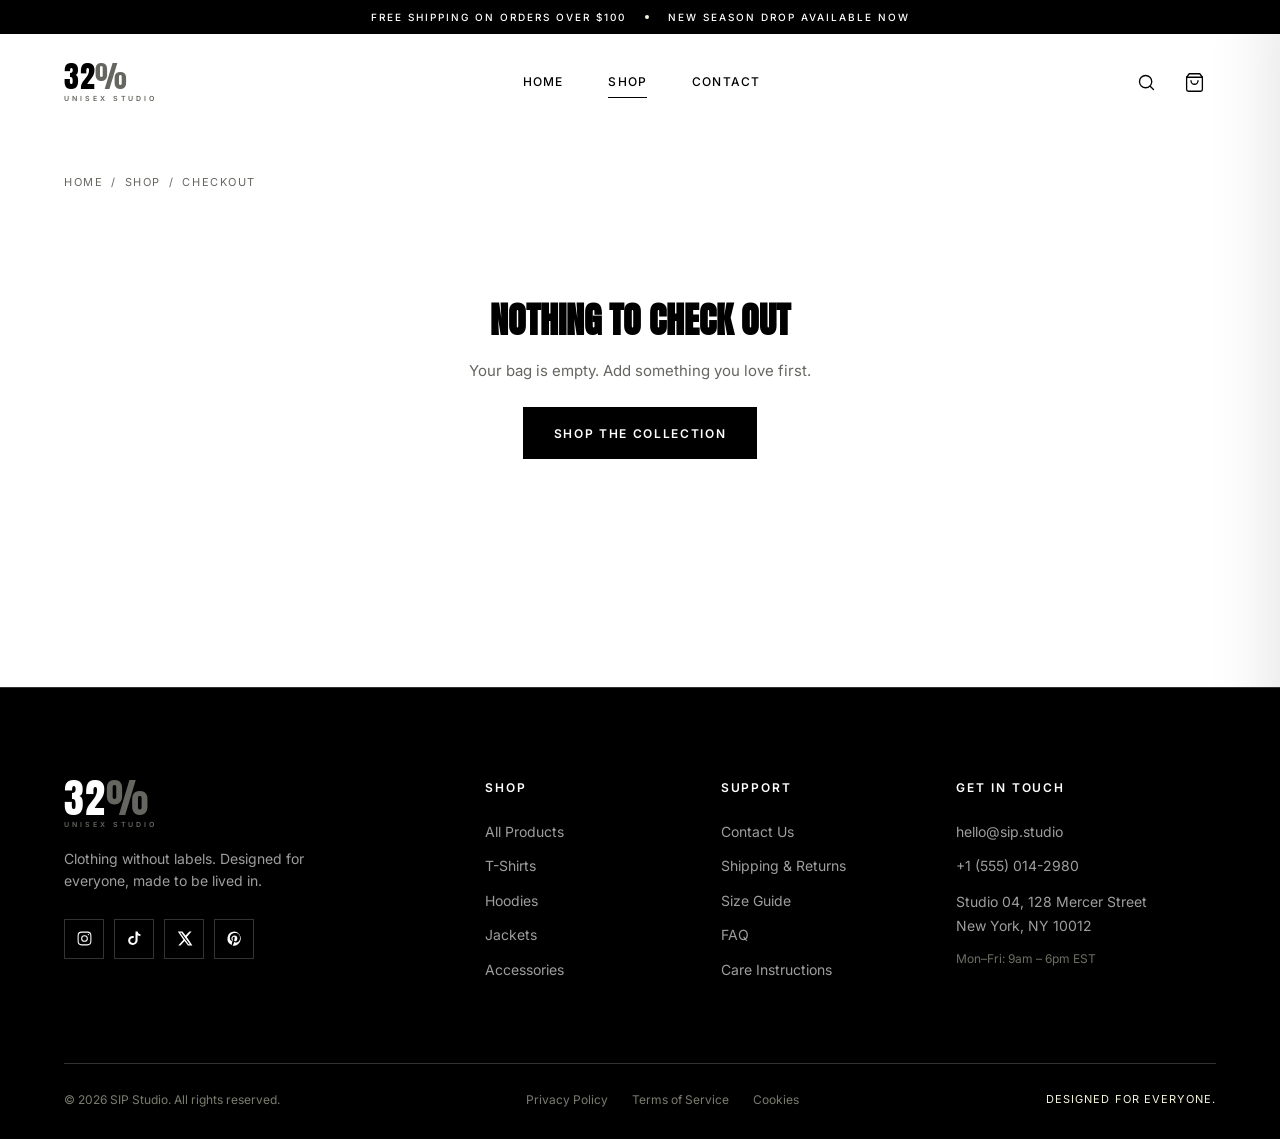
<file: checkout.html>
<!DOCTYPE html>
<html lang="en">
<head>
  <meta charset="UTF-8" />
  <meta name="viewport" content="width=device-width, initial-scale=1.0" />
  <meta name="description" content="Complete your SIP order with Cash on Delivery." />
  <title>Checkout / SIP — Unisex Studio</title>
  <link rel="stylesheet" href="css/style.css" />
</head>
<body data-page="shop">

  <div id="app-header"></div>

  <main>
    <div class="checkout-breadcrumb container" id="checkoutBreadcrumb">
      <a href="index.html">Home</a><span>/</span>
      <a href="products.html">Shop</a><span>/</span>
      <span>Checkout</span>
    </div>
    <section class="checkout container" id="checkoutRoot" aria-live="polite"></section>
  </main>

  <div id="app-footer"></div>

  <script src="js/data.js"></script>
  <script src="js/details.js"></script>
  <script src="js/store.js"></script>
  <script src="js/main.js"></script>
  <script src="js/checkout.js"></script>
</body>
</html>
</file>
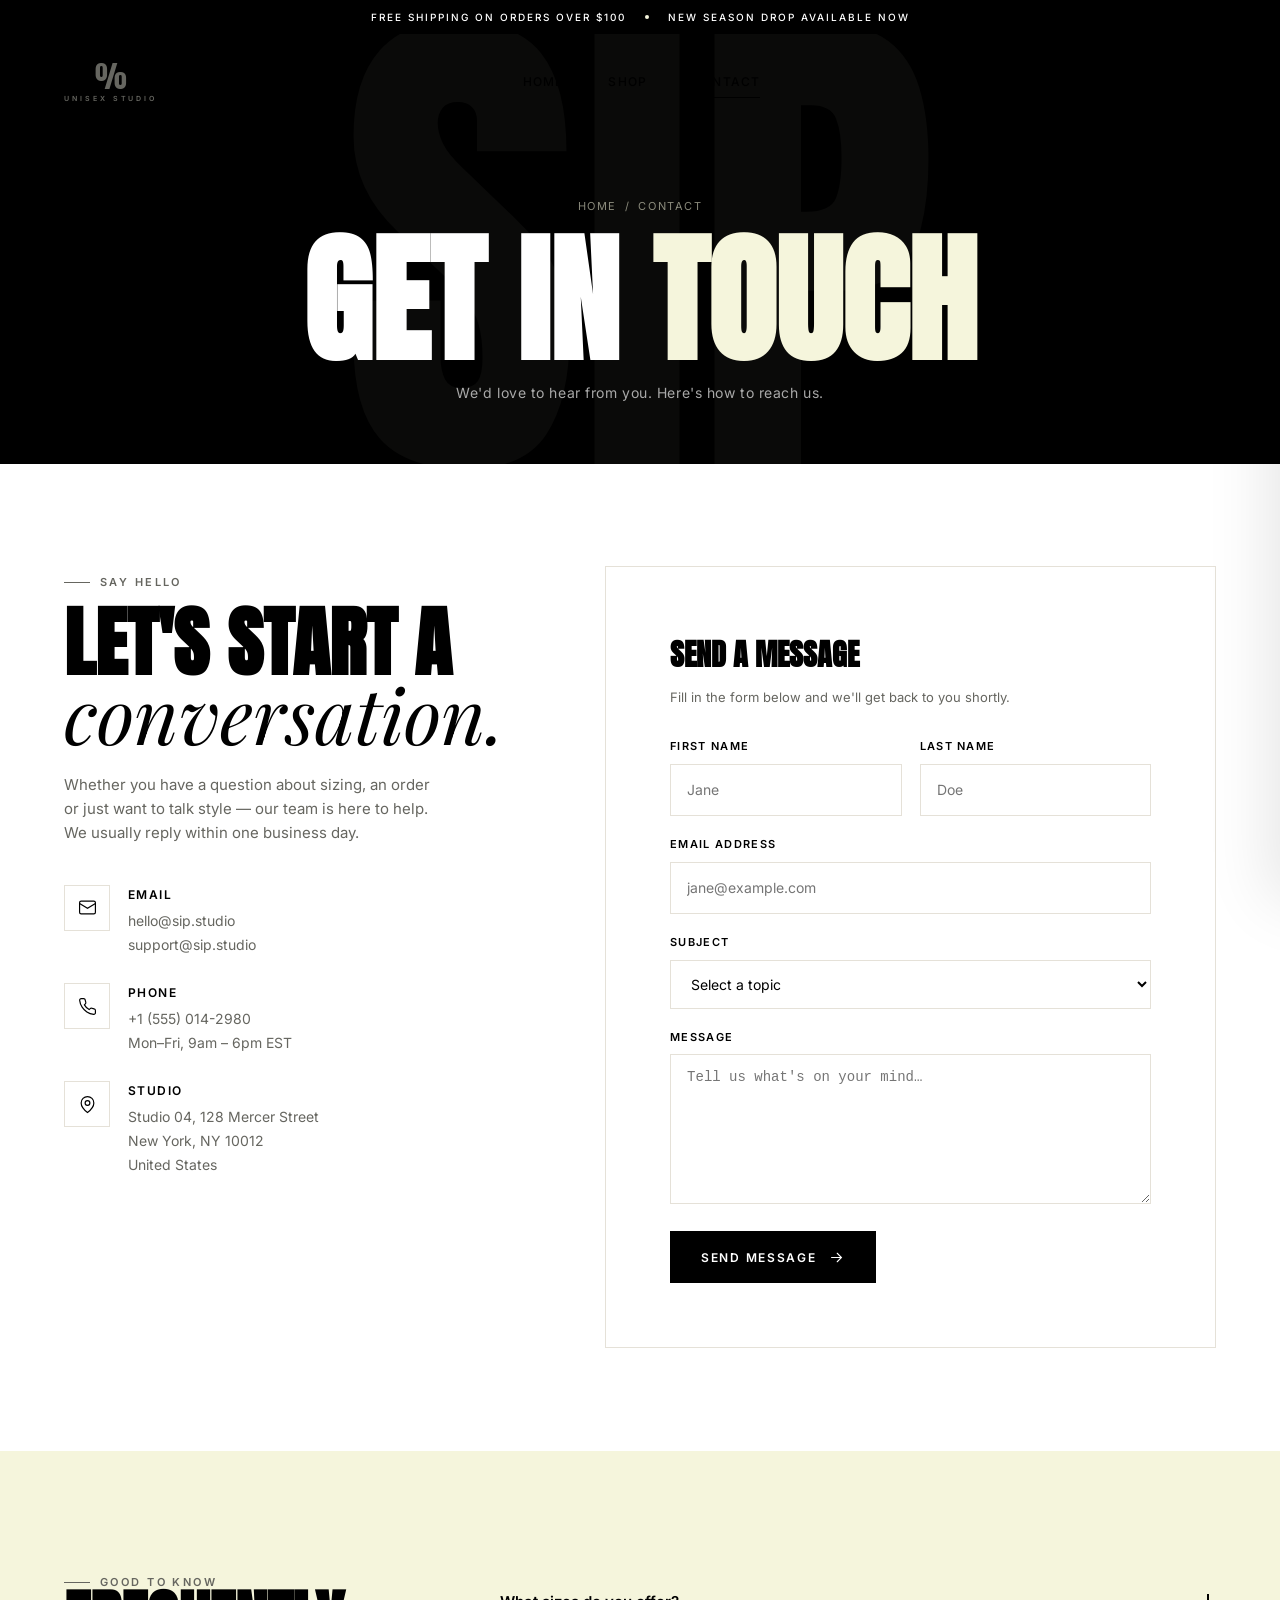
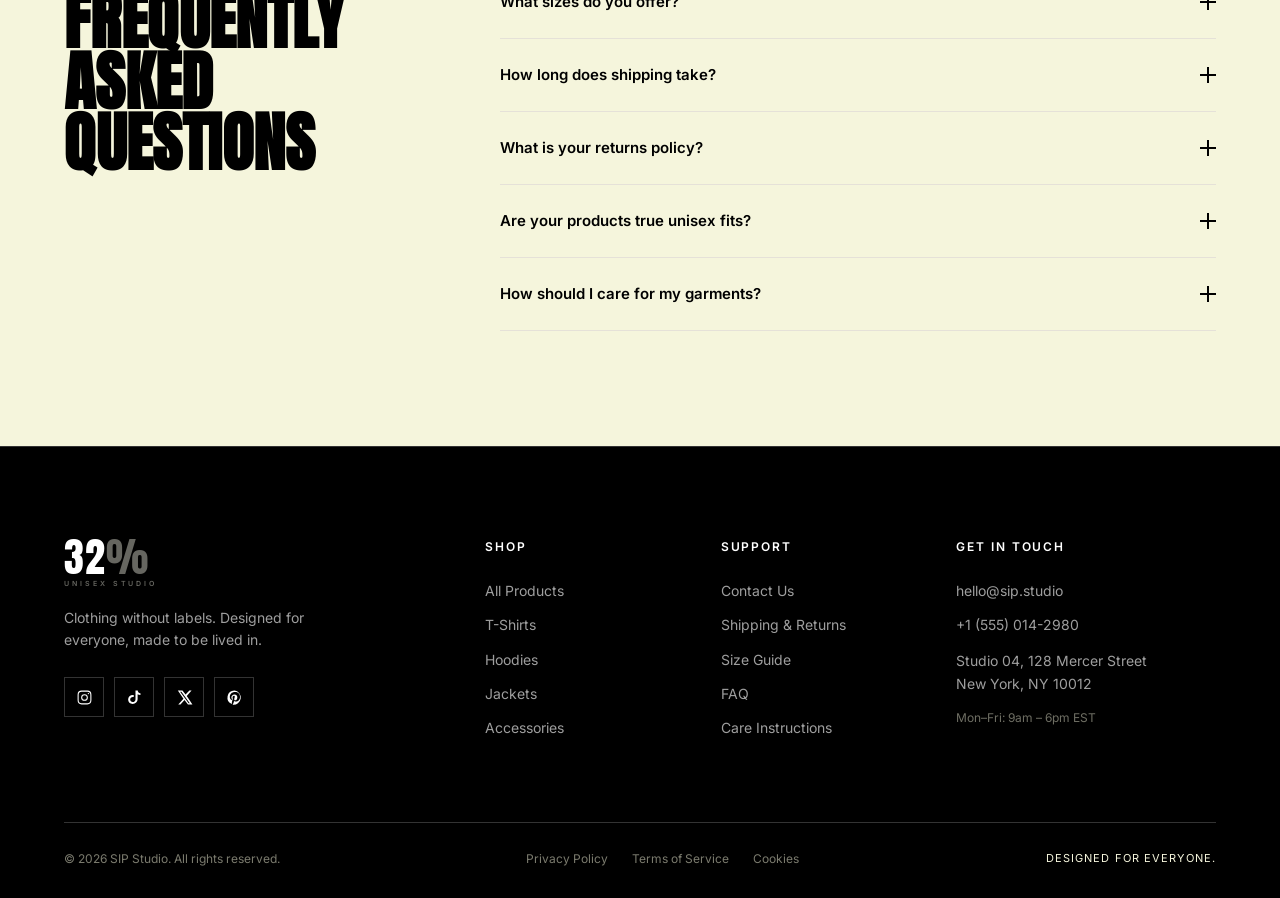
<file: contact.html>
<!DOCTYPE html>
<html lang="en">
<head>
  <meta charset="UTF-8" />
  <meta name="viewport" content="width=device-width, initial-scale=1.0" />
  <meta name="description" content="Get in touch with SIP — questions, styling advice, orders and more." />
  <title>Contact / SIP — Unisex Studio</title>
  <link rel="stylesheet" href="css/style.css" />
</head>
<body data-page="contact">

  <div id="app-header"></div>

  <main>
    <section class="page-hero">
      <div class="breadcrumb"><a href="index.html">Home</a><span>/</span><span>Contact</span></div>
      <h1>Get In <em>Touch</em></h1>
      <p>We'd love to hear from you. Here's how to reach us.</p>
    </section>

    <section class="container contact-layout">
      <div class="contact-intro reveal">
        <span class="eyebrow">Say Hello</span>
        <h2>Let's start a <em>conversation.</em></h2>
        <p>Whether you have a question about sizing, an order or just want to talk style — our team is here to help. We usually reply within one business day.</p>

        <div class="contact-details">
          <div class="contact-detail">
            <div class="cd-icon"><svg viewBox="0 0 24 24" fill="none" stroke="currentColor" stroke-width="1.5"><rect x="2" y="4" width="20" height="16" rx="2"/><path d="m2 7 10 6 10-6"/></svg></div>
            <div><h4>Email</h4><a href="mailto:hello@sip.studio">hello@sip.studio</a><br/><a href="mailto:support@sip.studio">support@sip.studio</a></div>
          </div>
          <div class="contact-detail">
            <div class="cd-icon"><svg viewBox="0 0 24 24" fill="none" stroke="currentColor" stroke-width="1.5" stroke-linecap="round"><path d="M22 16.9v3a2 2 0 0 1-2.2 2 19.8 19.8 0 0 1-8.6-3.1 19.5 19.5 0 0 1-6-6A19.8 19.8 0 0 1 2.1 4.2 2 2 0 0 1 4.1 2h3a2 2 0 0 1 2 1.7c.1 1 .4 1.9.7 2.8a2 2 0 0 1-.5 2.1L8.1 9.9a16 16 0 0 0 6 6l1.3-1.2a2 2 0 0 1 2.1-.5c.9.3 1.8.6 2.8.7a2 2 0 0 1 1.7 2Z"/></svg></div>
            <div><h4>Phone</h4><a href="tel:+15550142980">+1 (555) 014-2980</a><p>Mon–Fri, 9am – 6pm EST</p></div>
          </div>
          <div class="contact-detail">
            <div class="cd-icon"><svg viewBox="0 0 24 24" fill="none" stroke="currentColor" stroke-width="1.5"><path d="M20 10c0 6-8 12-8 12S4 16 4 10a8 8 0 0 1 16 0Z"/><circle cx="12" cy="10" r="3"/></svg></div>
            <div><h4>Studio</h4><p>Studio 04, 128 Mercer Street<br/>New York, NY 10012<br/>United States</p></div>
          </div>
        </div>
      </div>

      <div class="contact-form-wrap reveal">
        <h3>Send a message</h3>
        <p>Fill in the form below and we'll get back to you shortly.</p>
        <div class="form-success" id="formSuccess">Thanks for reaching out — we'll be in touch soon.</div>
        <form id="contactForm">
          <div class="form-row">
            <div class="field"><label for="firstName">First Name</label><input type="text" id="firstName" required placeholder="Jane" /></div>
            <div class="field"><label for="lastName">Last Name</label><input type="text" id="lastName" required placeholder="Doe" /></div>
          </div>
          <div class="field"><label for="email">Email Address</label><input type="email" id="email" required placeholder="jane@example.com" /></div>
          <div class="field">
            <label for="subject">Subject</label>
            <select id="subject" required>
              <option value="" disabled selected>Select a topic</option>
              <option>Order &amp; Shipping</option>
              <option>Sizing &amp; Fit</option>
              <option>Returns &amp; Exchanges</option>
              <option>General Enquiry</option>
              <option>Wholesale &amp; Press</option>
            </select>
          </div>
          <div class="field"><label for="message">Message</label><textarea id="message" required placeholder="Tell us what's on your mind…"></textarea></div>
          <button type="submit" class="btn btn-dark">Send Message
            <svg viewBox="0 0 24 24" fill="none" stroke="currentColor" stroke-width="1.5" stroke-linecap="round"><path d="M5 12h14M13 6l6 6-6 6"/></svg>
          </button>
        </form>
      </div>
    </section>

    <section class="faq-section">
      <div class="container faq-grid">
        <div class="reveal">
          <span class="eyebrow">Good to know</span>
          <h2>Frequently<br/>Asked<br/>Questions</h2>
        </div>
        <div class="reveal" id="faqList">
          <div class="faq-item">
            <button class="faq-q">What sizes do you offer? <i></i></button>
            <div class="faq-a"><p>Our unisex styles range from XS to XXL. Check each product page for specific availability. For a closer fit we recommend sizing down; for the signature oversized look, take your usual size.</p></div>
          </div>
          <div class="faq-item">
            <button class="faq-q">How long does shipping take? <i></i></button>
            <div class="faq-a"><p>Orders are processed within 1–2 business days. Standard delivery takes 3–7 business days, and express options are available at checkout. Shipping is free on orders over $100.</p></div>
          </div>
          <div class="faq-item">
            <button class="faq-q">What is your returns policy? <i></i></button>
            <div class="faq-a"><p>You have 30 days from delivery to return unworn items in their original condition. Reach out to our team and we'll send you a prepaid return label.</p></div>
          </div>
          <div class="faq-item">
            <button class="faq-q">Are your products true unisex fits? <i></i></button>
            <div class="faq-a"><p>Absolutely. Every piece is cut and graded specifically to flatter a range of body types — nothing is simply re-labelled from a menswear or womenswear block.</p></div>
          </div>
          <div class="faq-item">
            <button class="faq-q">How should I care for my garments? <i></i></button>
            <div class="faq-a"><p>Wash cold with like colours and hang to dry. Avoid high heat and harsh detergents to keep your pieces looking their best. Full care instructions are included with every order.</p></div>
          </div>
        </div>
      </div>
    </section>
  </main>

  <div id="app-footer"></div>

  <script src="js/data.js"></script>
  <script src="js/store.js"></script>
  <script src="js/main.js"></script>
  <script src="js/contact.js"></script>
</body>
</html>
</file>
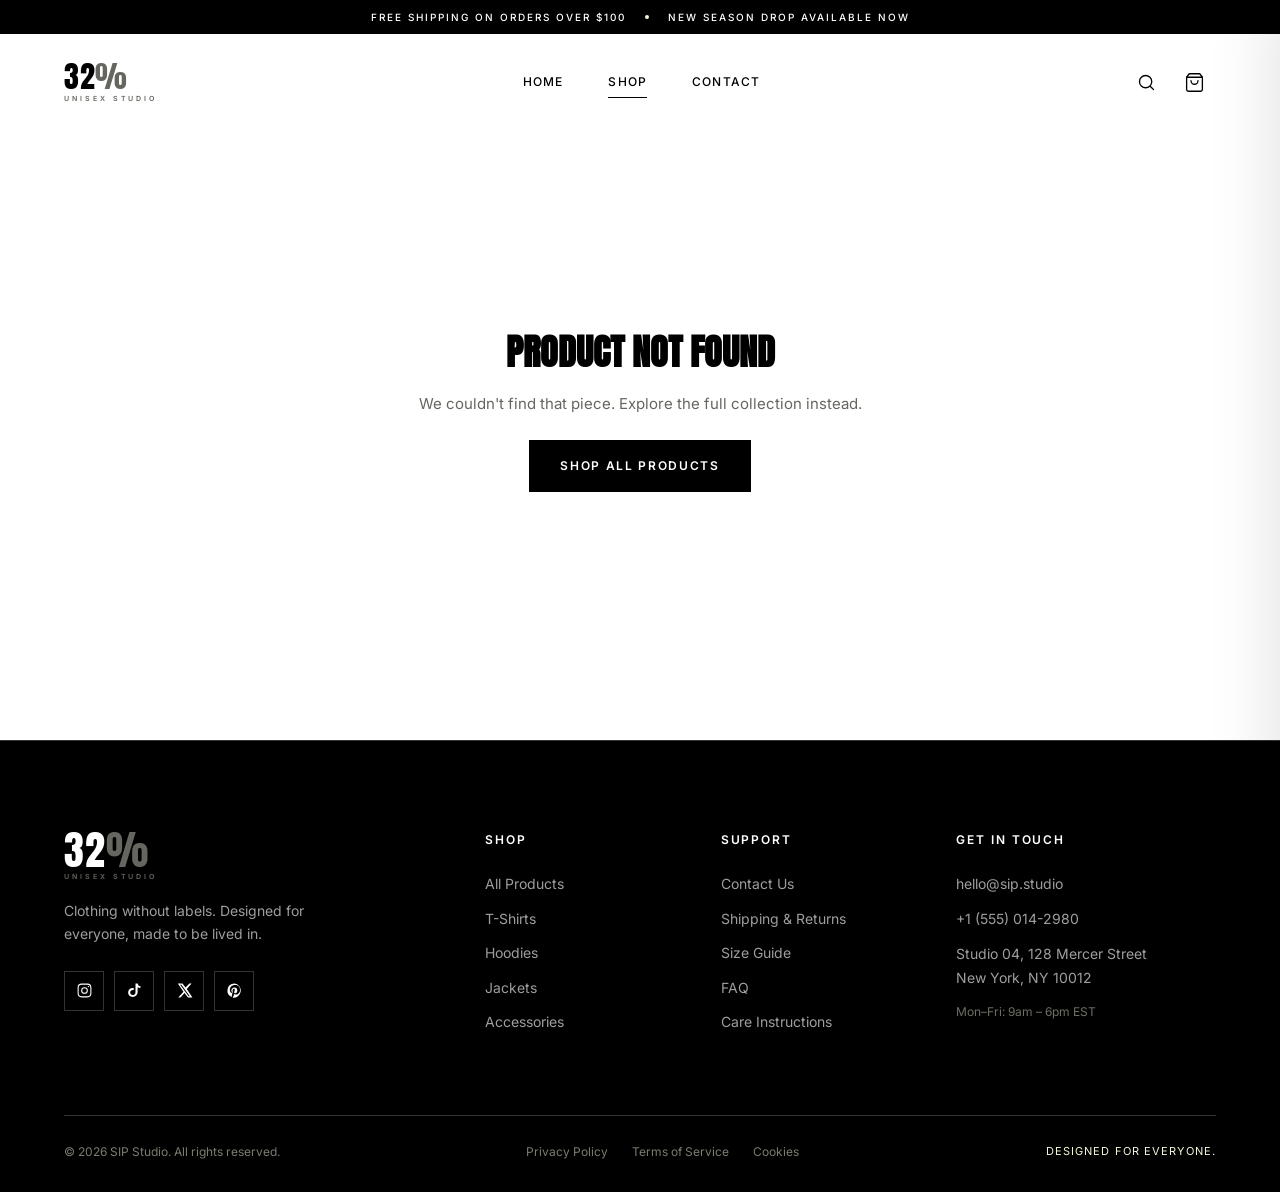
<file: product.html>
<!DOCTYPE html>
<html lang="en">
<head>
  <meta charset="UTF-8" />
  <meta name="viewport" content="width=device-width, initial-scale=1.0" />
  <meta name="description" content="Product details — SIP Unisex Studio." />
  <title>Product Details / SIP — Unisex Studio</title>
  <link rel="stylesheet" href="css/style.css" />
</head>
<body data-page="shop">

  <div id="app-header"></div>

  <main>
    <div class="pdp-breadcrumb container" id="pdpBreadcrumb"></div>
    <section class="pdp container" id="pdpRoot" aria-live="polite"></section>
  </main>

  <div id="app-footer"></div>

  <script src="js/data.js"></script>
  <script src="js/details.js"></script>
  <script src="js/store.js"></script>
  <script src="js/main.js"></script>
  <script src="js/product.js"></script>
</body>
</html>
</file>
<file: css/style.css>
/* ============================================================
   SIP — Unisex Studio
   Premium minimalist streetwear stylesheet
   ============================================================ */

@import url('https://fonts.googleapis.com/css2?family=Anton&family=Inter:wght@300;400;500;600;700&family=Playfair+Display:ital,wght@1,400;1,500&display=swap');

:root {
  --bg: #FFFFFF;
  --surface: #FFFFFF;
  --ink: #000000;
  --ink-soft: #1A1A1A;
  --muted: #666660;
  --line: #E5E1D8;
  --line-dark: #333333;
  --accent: #F5F5DC;
  --display: 'Anton', Impact, sans-serif;
  --body: 'Inter', -apple-system, BlinkMacSystemFont, 'Segoe UI', sans-serif;
  --serif: 'Playfair Display', Georgia, serif;
  --max: 1440px;
  --pad: clamp(20px, 5vw, 72px);
  --nav-h: 84px;
  --ease: cubic-bezier(0.22, 1, 0.36, 1);
}

*,
*::before,
*::after {
  box-sizing: border-box;
}

html {
  scroll-behavior: smooth;
}

body {
  margin: 0;
  background: var(--bg);
  color: var(--ink);
  font-family: var(--body);
  font-size: 15px;
  line-height: 1.6;
  -webkit-font-smoothing: antialiased;
  overflow-x: hidden;
}

body.no-scroll {
  overflow: hidden;
}

img {
  display: block;
  max-width: 100%;
}

a {
  color: inherit;
  text-decoration: none;
}

button,
input,
select {
  font: inherit;
  color: inherit;
}

button {
  cursor: pointer;
}

h1,
h2,
h3,
h4,
p {
  margin: 0;
}

::selection {
  background: var(--accent);
  color: var(--ink);
}

/* ---------- Shared bits ---------- */
.display {
  font-family: var(--display);
  font-weight: 400;
  line-height: 0.95;
  letter-spacing: 0.01em;
  text-transform: uppercase;
}

.eyebrow {
  display: inline-flex;
  align-items: center;
  gap: 10px;
  font-size: 11px;
  font-weight: 600;
  letter-spacing: 0.22em;
  text-transform: uppercase;
  color: var(--muted);
}
.eyebrow::before {
  content: '';
  width: 26px;
  height: 1px;
  background: currentColor;
}

.btn {
  display: inline-flex;
  align-items: center;
  justify-content: center;
  gap: 12px;
  min-height: 52px;
  padding: 0 30px;
  font-size: 12px;
  font-weight: 600;
  letter-spacing: 0.14em;
  text-transform: uppercase;
  border: 1px solid transparent;
  transition: background 0.3s var(--ease), color 0.3s var(--ease),
    border-color 0.3s var(--ease), transform 0.3s var(--ease);
  white-space: nowrap;
}
.btn svg {
  width: 17px;
  height: 17px;
  transition: transform 0.3s var(--ease);
}
.btn:hover svg {
  transform: translateX(4px);
}
.btn-dark {
  background: var(--ink);
  color: #FFFFFF;
}
.btn-dark:hover {
  background: var(--accent);
  color: var(--ink);
}
.btn-light {
  background: #FFFFFF;
  color: var(--ink);
}
.btn-light:hover {
  background: var(--accent);
}
.btn-outline {
  background: transparent;
  color: var(--ink);
  border-color: var(--ink);
}
.btn-outline:hover {
  background: var(--ink);
  color: #FFFFFF;
}
.btn-ghost {
  background: transparent;
  color: var(--ink);
  border-color: var(--line);
}
.btn-ghost:hover {
  border-color: var(--ink);
}
.btn-block {
  width: 100%;
}

.section-head {
  display: flex;
  align-items: flex-end;
  justify-content: space-between;
  gap: 30px;
  margin-bottom: 46px;
}
.section-head h2 {
  font-family: var(--display);
  font-size: clamp(38px, 5vw, 68px);
  line-height: 0.95;
  text-transform: uppercase;
  letter-spacing: 0.01em;
  margin-top: 12px;
}
.text-link {
  display: inline-flex;
  align-items: center;
  gap: 10px;
  font-size: 12px;
  font-weight: 600;
  letter-spacing: 0.12em;
  text-transform: uppercase;
  padding-bottom: 6px;
  border-bottom: 1px solid var(--ink);
  transition: gap 0.3s var(--ease), color 0.3s;
}
.text-link svg {
  width: 16px;
  height: 16px;
}
.text-link:hover {
  gap: 18px;
  color: var(--muted);
}

.container {
  width: 100%;
  max-width: var(--max);
  margin-inline: auto;
  padding-inline: var(--pad);
}

.reveal {
  opacity: 0;
  transform: translateY(32px);
  transition: opacity 0.8s var(--ease), transform 0.8s var(--ease);
}
.reveal.visible {
  opacity: 1;
  transform: none;
}

/* ---------- Announcement + Header ---------- */
.announcement {
  background: var(--ink);
  color: #FFFFFF;
  text-align: center;
  font-size: 10px;
  font-weight: 500;
  letter-spacing: 0.2em;
  text-transform: uppercase;
  padding: 9px 16px;
}
.announcement-dot {
  display: inline-block;
  width: 4px;
  height: 4px;
  border-radius: 50%;
  background: var(--accent);
  margin: 0 14px 2px;
}

.site-header {
  position: fixed;
  top: 40px;
  left: 0;
  right: 0;
  z-index: 100;
  height: var(--nav-h);
  background: transparent;
  transition: background 0.4s var(--ease), box-shadow 0.4s var(--ease),
    height 0.4s var(--ease), top 0.4s var(--ease);
}
.site-header.scrolled {
  top: 0;
  height: 70px;
  background: rgba(255, 255, 255, 0.96);
  backdrop-filter: blur(14px);
  -webkit-backdrop-filter: blur(14px);
  box-shadow: 0 1px 0 var(--line);
}
.nav-wrap {
  max-width: var(--max);
  height: 100%;
  margin-inline: auto;
  padding-inline: var(--pad);
  display: flex;
  align-items: center;
  justify-content: space-between;
  gap: 24px;
}
.logo {
  display: inline-flex;
  flex-direction: column;
  line-height: 1;
  flex-shrink: 0;
}
.logo-mark {
  font-family: var(--display);
  font-size: 30px;
  letter-spacing: 0.02em;
}
.logo-slash {
  color: var(--muted);
}
.logo-sub {
  font-size: 7px;
  font-weight: 600;
  letter-spacing: 0.42em;
  color: var(--muted);
  margin-top: 3px;
}

.main-nav {
  display: flex;
  gap: clamp(22px, 3.5vw, 52px);
  align-items: center;
}
.main-nav a {
  position: relative;
  font-size: 12px;
  font-weight: 500;
  letter-spacing: 0.1em;
  text-transform: uppercase;
  padding: 8px 0;
}
.main-nav a::after {
  content: '';
  position: absolute;
  bottom: 2px;
  left: 0;
  width: 0;
  height: 1px;
  background: var(--ink);
  transition: width 0.35s var(--ease);
}
.main-nav a:hover::after,
.main-nav a.active::after {
  width: 100%;
}

.nav-actions {
  display: flex;
  align-items: center;
  gap: 6px;
}
.icon-btn {
  width: 42px;
  height: 42px;
  display: inline-flex;
  align-items: center;
  justify-content: center;
  background: none;
  border: 0;
  border-radius: 50%;
  position: relative;
  transition: background 0.3s;
}
.icon-btn:hover {
  background: var(--accent);
}
.icon-btn svg {
  width: 21px;
  height: 21px;
}
.cart-badge {
  position: absolute;
  top: 2px;
  right: 0;
  min-width: 17px;
  height: 17px;
  padding: 0 4px;
  border-radius: 20px;
  background: var(--accent);
  color: var(--ink);
  font-size: 10px;
  font-weight: 700;
  display: flex;
  align-items: center;
  justify-content: center;
  transform: scale(0);
  transition: transform 0.3s var(--ease);
}
.cart-badge.is-visible {
  transform: scale(1);
}
.menu-toggle {
  display: none;
}

/* ---------- Mobile menu ---------- */
.mobile-menu {
  position: fixed;
  inset: 0;
  z-index: 300;
  background: var(--ink);
  color: #FFFFFF;
  padding: var(--pad);
  display: flex;
  flex-direction: column;
  justify-content: center;
  transform: translateY(-100%);
  transition: transform 0.6s var(--ease);
}
.mobile-menu.open {
  transform: none;
}
.mobile-menu-close {
  position: absolute;
  top: 26px;
  right: 26px;
  color: #FFFFFF;
}
.mobile-menu-close:hover {
  background: rgba(245, 245, 220, 0.15);
}
.mobile-menu nav {
  display: flex;
  flex-direction: column;
}
.mobile-menu nav a {
  font-family: var(--display);
  font-size: clamp(52px, 14vw, 90px);
  line-height: 1.1;
  text-transform: uppercase;
  display: flex;
  align-items: baseline;
  justify-content: space-between;
  border-bottom: 1px solid var(--line-dark);
  transition: color 0.3s, padding-left 0.3s var(--ease);
}
.mobile-menu nav a:hover {
  color: var(--accent);
  padding-left: 14px;
}
.mobile-menu nav a span {
  font-family: var(--body);
  font-size: 12px;
  color: var(--muted);
  letter-spacing: 0.1em;
}
.mobile-menu-foot {
  margin-top: 60px;
  font-size: 11px;
  letter-spacing: 0.24em;
  color: var(--muted);
}

/* ---------- Hero ---------- */
.hero {
  position: relative;
  min-height: 100svh;
  display: flex;
  align-items: flex-end;
  overflow: hidden;
  background: #000000;
}
.hero-media {
  position: absolute;
  inset: 0;
}
.hero-media img {
  width: 100%;
  height: 100%;
  object-fit: cover;
  object-position: center 28%;
  animation: heroZoom 1.6s var(--ease) both;
}
@keyframes heroZoom {
  from {
    transform: scale(1.1);
  }
  to {
    transform: scale(1);
  }
}
.hero-media::after {
  content: '';
  position: absolute;
  inset: 0;
  background: linear-gradient(
      to top,
      rgba(0, 0, 0, 0.72) 0%,
      rgba(0, 0, 0, 0.18) 48%,
      rgba(0, 0, 0, 0.32) 100%
    );
}
.hero-content {
  position: relative;
  z-index: 2;
  width: 100%;
  max-width: var(--max);
  margin-inline: auto;
  padding: 0 var(--pad) clamp(60px, 9vh, 110px);
  color: #FFFFFF;
}
.hero-eyebrow {
  color: var(--accent);
  font-size: 11px;
  font-weight: 600;
  letter-spacing: 0.3em;
  text-transform: uppercase;
  margin-bottom: 22px;
  display: block;
}
.hero h1 {
  font-family: var(--display);
  font-size: clamp(58px, 10.5vw, 168px);
  line-height: 0.88;
  letter-spacing: 0.005em;
  text-transform: uppercase;
  max-width: 12ch;
}
.hero h1 .line {
  display: block;
  overflow: hidden;
}
.hero h1 .line span {
  display: block;
  animation: heroUp 0.9s var(--ease) both;
}
.hero h1 .line:nth-child(2) span {
  animation-delay: 0.12s;
}
.hero h1 .line:nth-child(3) span {
  animation-delay: 0.24s;
  color: var(--accent);
}
@keyframes heroUp {
  from {
    transform: translateY(110%);
  }
  to {
    transform: none;
  }
}
.hero-bottom {
  display: flex;
  align-items: flex-end;
  justify-content: space-between;
  gap: 40px;
  margin-top: 34px;
  flex-wrap: wrap;
}
.hero-sub {
  font-size: clamp(15px, 1.6vw, 20px);
  font-weight: 300;
  letter-spacing: 0.01em;
  max-width: 34ch;
  color: rgba(255, 255, 255, 0.88);
}
.hero-scroll {
  position: absolute;
  right: var(--pad);
  bottom: clamp(40px, 7vh, 80px);
  z-index: 2;
  display: flex;
  align-items: center;
  gap: 12px;
  font-size: 10px;
  letter-spacing: 0.22em;
  text-transform: uppercase;
  color: rgba(255, 255, 255, 0.75);
}
.hero-scroll i {
  display: block;
  width: 1px;
  height: 46px;
  background: rgba(245, 245, 220, 0.45);
  position: relative;
  overflow: hidden;
}
.hero-scroll i::after {
  content: '';
  position: absolute;
  inset: 0;
  background: var(--accent);
  animation: scrollLine 2s infinite;
}
@keyframes scrollLine {
  0% {
    transform: translateY(-100%);
  }
  60%,
  100% {
    transform: translateY(100%);
  }
}

/* ---------- Marquee ---------- */
.marquee {
  background: var(--accent);
  overflow: hidden;
  padding: 14px 0;
}
.marquee-track {
  display: flex;
  width: max-content;
  animation: marquee 26s linear infinite;
}
.marquee span {
  font-family: var(--display);
  font-size: 20px;
  text-transform: uppercase;
  letter-spacing: 0.04em;
  padding-inline: 26px;
  white-space: nowrap;
}
.marquee span i {
  font-style: normal;
  color: rgba(0, 0, 0, 0.3);
  margin-left: 52px;
}
@keyframes marquee {
  to {
    transform: translateX(-50%);
  }
}

/* ---------- Product grid (shared) ---------- */
.section {
  padding-block: clamp(80px, 10vw, 140px);
}
.section-tight {
  padding-block: clamp(60px, 7vw, 100px);
}
.product-grid {
  display: grid;
  grid-template-columns: repeat(4, 1fr);
  gap: clamp(16px, 2vw, 30px);
}
.product-card {
  position: relative;
}
.product-media {
  position: relative;
  overflow: hidden;
  aspect-ratio: 3 / 4;
  background: #F5F5DC;
}
.product-media img {
  width: 100%;
  height: 100%;
  object-fit: cover;
  transition: transform 0.8s var(--ease), opacity 0.5s;
}
.product-media .img-alt {
  position: absolute;
  inset: 0;
  opacity: 0;
}
.product-card:hover .product-media img.primary {
  opacity: 0;
}
.product-card:hover .product-media img.img-alt {
  opacity: 1;
}
.product-card:hover .product-media img {
  transform: scale(1.05);
}
.product-tag {
  position: absolute;
  top: 14px;
  left: 14px;
  z-index: 2;
  background: var(--ink);
  color: #FFFFFF;
  font-size: 9px;
  font-weight: 600;
  letter-spacing: 0.16em;
  text-transform: uppercase;
  padding: 6px 10px;
}
.product-tag.new {
  background: var(--accent);
  color: var(--ink);
}
.wish-btn {
  position: absolute;
  top: 12px;
  right: 12px;
  z-index: 2;
  width: 38px;
  height: 38px;
  border-radius: 50%;
  border: 0;
  background: rgba(255, 255, 255, 0.95);
  display: flex;
  align-items: center;
  justify-content: center;
  transition: background 0.3s, transform 0.3s var(--ease);
}
.wish-btn svg {
  width: 18px;
  height: 18px;
}
.wish-btn:hover {
  transform: scale(1.08);
}
.wish-btn.active {
  background: var(--ink);
  color: var(--accent);
}
.wish-btn.active svg {
  fill: currentColor;
}
.quick-add {
  position: absolute;
  left: 14px;
  right: 14px;
  bottom: 14px;
  z-index: 2;
  background: #FFFFFF;
  border: 0;
  height: 46px;
  font-size: 11px;
  font-weight: 600;
  letter-spacing: 0.14em;
  text-transform: uppercase;
  transform: translateY(120%);
  opacity: 0;
  transition: transform 0.4s var(--ease), opacity 0.4s, background 0.3s, color 0.3s;
}
.product-card:hover .quick-add {
  transform: none;
  opacity: 1;
}
.quick-add:hover {
  background: var(--accent);
}
.product-info {
  padding-top: 16px;
}
.product-info h3 {
  font-size: 14px;
  font-weight: 600;
  letter-spacing: 0.01em;
  margin-bottom: 5px;
}
.product-cat {
  font-size: 11px;
  color: var(--muted);
  letter-spacing: 0.04em;
}
.product-row {
  display: flex;
  align-items: center;
  justify-content: space-between;
  margin-top: 10px;
  gap: 10px;
}
.product-price {
  font-size: 14px;
  font-weight: 600;
}
.swatches {
  display: flex;
  gap: 6px;
}
.swatch {
  width: 13px;
  height: 13px;
  border-radius: 50%;
  border: 1px solid rgba(0, 0, 0, 0.12);
  position: relative;
}
.swatch::after {
  content: '';
  position: absolute;
  inset: -3px;
  border: 1px solid transparent;
  border-radius: 50%;
  transition: border-color 0.2s;
}
.swatch.active::after {
  border-color: var(--ink);
}

/* ---------- Featured split ---------- */
.featured {
  display: grid;
  grid-template-columns: 1fr 1fr;
  min-height: 620px;
  background: var(--ink);
  color: #FFFFFF;
}
.featured-media {
  position: relative;
  overflow: hidden;
}
.featured-media img {
  width: 100%;
  height: 100%;
  object-fit: cover;
  position: absolute;
  inset: 0;
  transition: transform 1s var(--ease);
}
.featured:hover .featured-media img {
  transform: scale(1.04);
}
.featured-content {
  padding: clamp(50px, 7vw, 110px);
  display: flex;
  flex-direction: column;
  justify-content: center;
  align-items: flex-start;
}
.featured-content .eyebrow {
  color: var(--accent);
}
.featured-content h2 {
  font-family: var(--display);
  font-size: clamp(52px, 6.5vw, 98px);
  line-height: 0.9;
  text-transform: uppercase;
  margin: 18px 0 24px;
}
.featured-content p {
  color: rgba(255, 255, 255, 0.72);
  max-width: 46ch;
  margin-bottom: 36px;
}

/* ---------- Philosophy ---------- */
.philosophy {
  background: var(--accent);
}
.philosophy-grid {
  display: grid;
  grid-template-columns: 0.9fr 1.1fr;
  gap: clamp(40px, 7vw, 110px);
  align-items: center;
}
.philosophy-media {
  position: relative;
  aspect-ratio: 4 / 5;
  overflow: hidden;
}
.philosophy-media img {
  width: 100%;
  height: 100%;
  object-fit: cover;
}
.philosophy-media .badge {
  position: absolute;
  bottom: 0;
  right: 0;
  background: var(--ink);
  color: #FFFFFF;
  padding: 26px 30px;
  font-family: var(--display);
  font-size: clamp(30px, 3.5vw, 50px);
  line-height: 0.95;
  text-transform: uppercase;
  max-width: 240px;
}
.philosophy-copy h2 {
  font-family: var(--display);
  font-size: clamp(46px, 6vw, 88px);
  line-height: 0.93;
  text-transform: uppercase;
  margin: 16px 0 28px;
}
.philosophy-copy h2 em {
  font-family: var(--serif);
  font-weight: 400;
  text-transform: none;
  letter-spacing: -0.02em;
}
.philosophy-copy > p {
  color: var(--muted);
  max-width: 52ch;
  margin-bottom: 18px;
}
.values {
  display: grid;
  grid-template-columns: 1fr 1fr;
  gap: 24px 30px;
  margin-top: 40px;
  padding-top: 36px;
  border-top: 1px solid var(--line);
}
.value h4 {
  font-size: 13px;
  font-weight: 600;
  text-transform: uppercase;
  letter-spacing: 0.08em;
  margin-bottom: 6px;
}
.value h4 span {
  color: var(--ink);
  margin-right: 8px;
}
.value p {
  font-size: 13px;
  color: var(--muted);
}

/* ---------- Campaign gallery ---------- */
.gallery-section {
  background: var(--bg);
}
.gallery-grid {
  display: grid;
  grid-template-columns: repeat(12, 1fr);
  grid-auto-rows: clamp(120px, 16vw, 230px);
  gap: clamp(10px, 1.4vw, 20px);
}
.gallery-item {
  overflow: hidden;
  position: relative;
}
.gallery-item img {
  width: 100%;
  height: 100%;
  object-fit: cover;
  transition: transform 0.8s var(--ease), filter 0.5s;
}
.gallery-item:hover img {
  transform: scale(1.06);
}
.gallery-item:nth-child(1) {
  grid-column: span 7;
  grid-row: span 2;
}
.gallery-item:nth-child(2) {
  grid-column: span 5;
  grid-row: span 2;
}
.gallery-item:nth-child(3) {
  grid-column: span 4;
}
.gallery-item:nth-child(4) {
  grid-column: span 4;
}
.gallery-item:nth-child(5) {
  grid-column: span 4;
}
.gallery-item:nth-child(6) {
  grid-column: span 12;
  grid-row: span 1;
}
.gallery-item:nth-child(6) img {
  object-position: center 40%;
}

/* ---------- Newsletter ---------- */
.newsletter {
  background: var(--ink);
  color: #FFFFFF;
  padding-block: clamp(80px, 10vw, 140px);
  text-align: center;
}
.newsletter .eyebrow {
  color: var(--accent);
  justify-content: center;
}
.newsletter h2 {
  font-family: var(--display);
  font-size: clamp(50px, 8vw, 120px);
  line-height: 0.9;
  text-transform: uppercase;
  margin: 18px 0 16px;
}
.newsletter > .container > p {
  color: rgba(255, 255, 255, 0.68);
  max-width: 48ch;
  margin: 0 auto 38px;
}
.newsletter-form {
  display: flex;
  max-width: 560px;
  margin-inline: auto;
  border-bottom: 1px solid rgba(245, 245, 220, 0.4);
}
.newsletter-form input {
  flex: 1;
  background: none;
  border: 0;
  outline: 0;
  color: #FFFFFF;
  padding: 16px 4px;
  font-size: 15px;
}
.newsletter-form input::placeholder {
  color: rgba(245, 245, 220, 0.55);
}
.newsletter-form button {
  background: none;
  border: 0;
  color: var(--accent);
  font-size: 12px;
  font-weight: 600;
  letter-spacing: 0.14em;
  text-transform: uppercase;
  padding: 0 6px;
}
.newsletter-form button svg {
  width: 20px;
  height: 20px;
  vertical-align: middle;
  margin-left: 8px;
}
.newsletter small {
  display: block;
  color: rgba(245, 245, 220, 0.5);
  font-size: 11px;
  margin-top: 20px;
}

/* ---------- Footer ---------- */
.site-footer {
  background: var(--ink);
  color: #FFFFFF;
  padding: clamp(60px, 7vw, 100px) var(--pad) 30px;
  border-top: 1px solid var(--line-dark);
}
.footer-top {
  max-width: var(--max);
  margin-inline: auto;
  display: grid;
  grid-template-columns: 2fr 1fr 1fr 1.4fr;
  gap: 50px;
}
.footer-logo .logo-mark {
  font-size: 40px;
}
.footer-brand > p {
  color: rgba(255, 255, 255, 0.62);
  max-width: 30ch;
  margin: 20px 0 26px;
  font-size: 14px;
}
.socials {
  display: flex;
  gap: 10px;
}
.socials a {
  width: 40px;
  height: 40px;
  border: 1px solid var(--line-dark);
  display: flex;
  align-items: center;
  justify-content: center;
  transition: background 0.3s, color 0.3s, border-color 0.3s;
}
.socials a:hover {
  background: var(--accent);
  color: var(--ink);
  border-color: var(--accent);
}
.socials svg {
  width: 17px;
  height: 17px;
}
.footer-col h4 {
  font-size: 12px;
  font-weight: 600;
  letter-spacing: 0.16em;
  text-transform: uppercase;
  margin-bottom: 24px;
}
.footer-col a,
.footer-col p {
  display: block;
  color: rgba(255, 255, 255, 0.62);
  font-size: 14px;
  margin-bottom: 12px;
  transition: color 0.3s;
}
.footer-col a:hover {
  color: var(--accent);
}
.footer-contact p {
  line-height: 1.7;
}
.footer-hours {
  color: rgba(245, 245, 220, 0.45) !important;
  font-size: 12px !important;
}
.footer-bottom {
  max-width: var(--max);
  margin: 70px auto 0;
  padding-top: 26px;
  border-top: 1px solid var(--line-dark);
  display: flex;
  justify-content: space-between;
  gap: 20px;
  flex-wrap: wrap;
  align-items: center;
  font-size: 12px;
  color: rgba(245, 245, 220, 0.5);
}
.footer-legal {
  display: flex;
  gap: 24px;
}
.footer-legal a:hover {
  color: var(--accent);
}
.footer-note {
  color: var(--accent) !important;
  letter-spacing: 0.1em;
  text-transform: uppercase;
  font-size: 11px !important;
}

/* ---------- Overlay + Cart drawer ---------- */
.overlay {
  position: fixed;
  inset: 0;
  background: rgba(0, 0, 0, 0.45);
  z-index: 400;
  opacity: 0;
  visibility: hidden;
  transition: opacity 0.4s, visibility 0.4s;
}
.overlay.show {
  opacity: 1;
  visibility: visible;
}
.cart-drawer {
  position: fixed;
  top: 0;
  right: 0;
  bottom: 0;
  width: min(100%, 460px);
  background: #FFFFFF;
  z-index: 401;
  display: flex;
  flex-direction: column;
  transform: translateX(102%);
  transition: transform 0.5s var(--ease);
  box-shadow: -20px 0 60px rgba(0, 0, 0, 0.1);
}
.cart-drawer.open {
  transform: none;
}
.drawer-head {
  display: flex;
  align-items: center;
  justify-content: space-between;
  padding: 28px 30px;
  border-bottom: 1px solid var(--line);
  flex-shrink: 0;
}
.drawer-head h2 {
  font-family: var(--display);
  font-size: 26px;
  text-transform: uppercase;
  letter-spacing: 0.02em;
}
.drawer-head h2 span {
  font-family: var(--body);
  font-size: 13px;
  color: var(--muted);
  font-weight: 400;
}
.drawer-body {
  flex: 1;
  overflow-y: auto;
  padding: 10px 30px;
}
.drawer-foot {
  padding: 24px 30px 30px;
  border-top: 1px solid var(--line);
  flex-shrink: 0;
}
.cart-empty {
  height: 100%;
  display: flex;
  flex-direction: column;
  align-items: center;
  justify-content: center;
  text-align: center;
  padding: 40px 10px;
}
.cart-empty-icon {
  width: 70px;
  height: 70px;
  border-radius: 50%;
  background: #F5F5DC;
  display: flex;
  align-items: center;
  justify-content: center;
  margin-bottom: 22px;
}
.cart-empty-icon svg {
  width: 28px;
  height: 28px;
}
.cart-empty h3 {
  font-family: var(--display);
  font-size: 28px;
  text-transform: uppercase;
  margin-bottom: 8px;
}
.cart-empty p {
  color: var(--muted);
  font-size: 13px;
  max-width: 28ch;
  margin-bottom: 26px;
}
.cart-line {
  display: flex;
  gap: 16px;
  padding: 20px 0;
  border-bottom: 1px solid var(--line);
}
.cart-line img {
  width: 90px;
  height: 112px;
  object-fit: cover;
  background: #F5F5DC;
  flex-shrink: 0;
}
.cart-line-info {
  flex: 1;
  min-width: 0;
}
.cart-line-top {
  display: flex;
  justify-content: space-between;
  gap: 10px;
}
.cart-line-top h4 {
  font-size: 13px;
  font-weight: 600;
  line-height: 1.3;
}
.remove-line {
  background: none;
  border: 0;
  padding: 0;
  color: var(--muted);
  align-self: flex-start;
}
.remove-line:hover {
  color: var(--ink);
}
.remove-line svg {
  width: 15px;
  height: 15px;
}
.cart-meta {
  font-size: 12px;
  color: var(--muted);
  margin-top: 4px;
}
.cart-line-bottom {
  display: flex;
  align-items: center;
  justify-content: space-between;
  margin-top: 16px;
}
.cart-line-bottom strong {
  font-size: 14px;
}
.qty.small {
  height: 32px;
}
.qty.small button {
  width: 32px;
}
.qty.small button svg {
  width: 13px;
  height: 13px;
}
.cart-summary-row {
  display: flex;
  justify-content: space-between;
  font-size: 13px;
  color: var(--muted);
  margin-bottom: 10px;
}
.cart-summary-row.total {
  color: var(--ink);
  font-size: 17px;
  font-weight: 600;
  padding-top: 12px;
  border-top: 1px solid var(--line);
  margin-bottom: 18px;
}
.ship-note {
  font-size: 11px;
  color: var(--muted);
  margin: -2px 0 14px;
}
.drawer-foot .btn {
  margin-bottom: 10px;
}

/* ---------- Search overlay ---------- */
.search-overlay {
  position: fixed;
  inset: 0;
  z-index: 500;
  background: rgba(255, 255, 255, 0.98);
  backdrop-filter: blur(10px);
  opacity: 0;
  visibility: hidden;
  transition: opacity 0.4s, visibility 0.4s;
  overflow-y: auto;
}
.search-overlay.open {
  opacity: 1;
  visibility: visible;
}
.search-inner {
  max-width: 800px;
  margin: 0 auto;
  padding: clamp(90px, 16vh, 180px) var(--pad) 60px;
  position: relative;
}
.search-close {
  position: absolute;
  top: 30px;
  right: var(--pad);
}
.search-form label {
  display: block;
  font-size: 12px;
  font-weight: 600;
  letter-spacing: 0.18em;
  text-transform: uppercase;
  color: var(--muted);
  margin-bottom: 14px;
}
.search-field {
  display: flex;
  align-items: center;
  border-bottom: 2px solid var(--ink);
}
.search-field input {
  flex: 1;
  background: none;
  border: 0;
  outline: 0;
  font-family: var(--display);
  font-size: clamp(32px, 6vw, 64px);
  text-transform: uppercase;
  padding: 10px 0;
  min-width: 0;
}
.search-field input::placeholder {
  color: #CFCFC0;
}
.search-field button {
  background: none;
  border: 0;
  padding: 10px;
}
.search-field button svg {
  width: 30px;
  height: 30px;
}
.search-results {
  margin-top: 30px;
}
.search-item {
  display: flex;
  align-items: center;
  gap: 16px;
  padding: 12px 0;
  border-bottom: 1px solid var(--line);
  transition: padding-left 0.3s var(--ease);
}
.search-item:hover {
  padding-left: 10px;
}
.search-item img {
  width: 56px;
  height: 68px;
  object-fit: cover;
}
.search-item span {
  flex: 1;
  display: flex;
  flex-direction: column;
}
.search-item strong {
  font-size: 14px;
}
.search-item small {
  color: var(--muted);
  font-size: 12px;
}
.search-item em {
  font-style: normal;
  font-weight: 600;
}
.search-none,
.search-hint {
  color: var(--muted);
  font-size: 13px;
  margin-top: 20px;
}

/* ---------- Toast ---------- */
.toast {
  position: fixed;
  bottom: 30px;
  left: 50%;
  transform: translate(-50%, 30px);
  background: var(--ink);
  color: #FFFFFF;
  padding: 14px 26px;
  font-size: 13px;
  z-index: 600;
  opacity: 0;
  visibility: hidden;
  transition: opacity 0.3s, transform 0.3s var(--ease), visibility 0.3s;
  box-shadow: 0 12px 40px rgba(0, 0, 0, 0.18);
  text-align: center;
  max-width: calc(100% - 40px);
}
.toast.show {
  opacity: 1;
  visibility: visible;
  transform: translate(-50%, 0);
}

/* ============================================================
   PRODUCTS PAGE
   ============================================================ */
.page-hero {
  background: var(--ink);
  color: #FFFFFF;
  padding: calc(var(--nav-h) + 80px) var(--pad) 60px;
  text-align: center;
  position: relative;
  overflow: hidden;
}
.page-hero::before {
  content: 'SIP';
  position: absolute;
  top: 50%;
  left: 50%;
  transform: translate(-50%, -50%);
  font-family: var(--display);
  font-size: clamp(220px, 40vw, 520px);
  color: rgba(245, 245, 220, 0.04);
  line-height: 1;
  pointer-events: none;
  white-space: nowrap;
}
.page-hero h1 {
  position: relative;
  font-family: var(--display);
  font-size: clamp(60px, 11vw, 140px);
  line-height: 0.9;
  text-transform: uppercase;
}
.page-hero h1 em {
  color: var(--accent);
  font-style: normal;
}
.page-hero p {
  position: relative;
  color: rgba(255, 255, 255, 0.65);
  margin-top: 18px;
  font-size: 14px;
  letter-spacing: 0.04em;
}
.breadcrumb {
  position: relative;
  display: flex;
  gap: 8px;
  justify-content: center;
  font-size: 11px;
  letter-spacing: 0.14em;
  text-transform: uppercase;
  color: rgba(245, 245, 220, 0.55);
  margin-bottom: 22px;
}
.breadcrumb a:hover {
  color: var(--accent);
}

.catalog {
  padding-block: clamp(40px, 5vw, 70px) clamp(80px, 10vw, 140px);
}
.catalog-toolbar {
  display: flex;
  align-items: center;
  justify-content: space-between;
  gap: 16px;
  padding-bottom: 20px;
  border-bottom: 1px solid var(--line);
  margin-bottom: 34px;
  flex-wrap: wrap;
}
.toolbar-left {
  display: flex;
  align-items: center;
  gap: 14px;
  flex-wrap: wrap;
}
.filter-toggle {
  display: none;
  align-items: center;
  gap: 10px;
  background: var(--ink);
  color: #FFFFFF;
  border: 0;
  height: 44px;
  padding: 0 18px;
  font-size: 12px;
  font-weight: 600;
  letter-spacing: 0.1em;
  text-transform: uppercase;
}
.catalog-search {
  display: flex;
  align-items: center;
  gap: 10px;
  border: 1px solid var(--line);
  background: #FFFFFF;
  height: 44px;
  padding: 0 14px;
  min-width: 260px;
}
.catalog-search svg {
  width: 17px;
  height: 17px;
  color: var(--muted);
  flex-shrink: 0;
}
.catalog-search input {
  border: 0;
  outline: 0;
  background: none;
  width: 100%;
  font-size: 13px;
}
.toolbar-right {
  display: flex;
  align-items: center;
  gap: 16px;
}
.result-count {
  font-size: 12px;
  color: var(--muted);
  white-space: nowrap;
}
.sort-select {
  border: 1px solid var(--line);
  background-color: #FFFFFF;
  height: 44px;
  padding: 0 38px 0 14px;
  font-size: 12px;
  font-weight: 500;
  outline: 0;
  cursor: pointer;
  appearance: none;
  background-image: url("data:image/svg+xml,%3Csvg xmlns='http://www.w3.org/2000/svg' width='12' height='12' viewBox='0 0 24 24' fill='none' stroke='%23000000' stroke-width='2'%3E%3Cpath d='m6 9 6 6 6-6'/%3E%3C/svg%3E");
  background-repeat: no-repeat;
  background-position: right 14px center;
}

.catalog-layout {
  display: grid;
  grid-template-columns: 250px 1fr;
  gap: clamp(30px, 4vw, 60px);
  align-items: start;
}
.filters {
  position: sticky;
  top: 100px;
}
.filters-head {
  display: flex;
  align-items: center;
  justify-content: space-between;
  margin-bottom: 24px;
}
.filters-head h3 {
  font-family: var(--display);
  font-size: 22px;
  text-transform: uppercase;
  letter-spacing: 0.03em;
}
.clear-filters {
  background: none;
  border: 0;
  font-size: 11px;
  color: var(--muted);
  text-decoration: underline;
  padding: 0;
}
.clear-filters:hover {
  color: var(--ink);
}
.filter-group {
  padding: 22px 0;
  border-top: 1px solid var(--line);
}
.filter-group h4 {
  font-size: 12px;
  font-weight: 600;
  letter-spacing: 0.12em;
  text-transform: uppercase;
  margin-bottom: 18px;
}
.filter-options {
  display: flex;
  flex-direction: column;
  gap: 12px;
}
.checkbox {
  display: flex;
  align-items: center;
  gap: 11px;
  cursor: pointer;
  font-size: 13px;
  color: var(--ink-soft);
}
.checkbox input {
  position: absolute;
  opacity: 0;
  pointer-events: none;
}
.checkbox .box {
  width: 17px;
  height: 17px;
  border: 1px solid #CFCFC0;
  display: inline-flex;
  align-items: center;
  justify-content: center;
  flex-shrink: 0;
  transition: background 0.2s, border-color 0.2s;
}
.checkbox .box::after {
  content: '';
  width: 8px;
  height: 5px;
  border-left: 2px solid #FFFFFF;
  border-bottom: 2px solid #FFFFFF;
  transform: rotate(-45deg) scale(0);
  transition: transform 0.2s;
  margin-top: -2px;
}
.checkbox input:checked + .box {
  background: var(--ink);
  border-color: var(--ink);
}
.checkbox input:checked + .box::after {
  transform: rotate(-45deg) scale(1);
}
.checkbox span.count {
  margin-left: auto;
  color: var(--muted);
  font-size: 11px;
}
.size-options {
  display: flex;
  flex-wrap: wrap;
  gap: 8px;
}
.size-chip {
  min-width: 42px;
  height: 36px;
  padding: 0 8px;
  border: 1px solid var(--line);
  background: #FFFFFF;
  font-size: 12px;
  font-weight: 500;
  transition: background 0.2s, color 0.2s, border-color 0.2s;
}
.size-chip:hover {
  border-color: var(--ink);
  background: var(--accent);
}
.size-chip.active {
  background: var(--ink);
  color: #FFFFFF;
  border-color: var(--ink);
}
.color-options {
  display: flex;
  flex-wrap: wrap;
  gap: 12px;
}
.color-chip {
  width: 26px;
  height: 26px;
  border-radius: 50%;
  border: 1px solid rgba(0, 0, 0, 0.12);
  position: relative;
  background: var(--c);
}
.color-chip::after {
  content: '';
  position: absolute;
  inset: -4px;
  border: 1px solid transparent;
  border-radius: 50%;
  transition: border-color 0.2s;
}
.color-chip.active::after,
.color-chip:hover::after {
  border-color: var(--ink);
}
.price-range {
  display: flex;
  flex-direction: column;
  gap: 12px;
}
.price-range input[type='range'] {
  width: 100%;
  accent-color: var(--ink);
}
.range-labels {
  display: flex;
  justify-content: space-between;
  font-size: 12px;
  color: var(--muted);
}
.catalog-grid {
  display: grid;
  grid-template-columns: repeat(3, 1fr);
  gap: clamp(16px, 2vw, 28px);
}
.no-results {
  grid-column: 1 / -1;
  text-align: center;
  padding: 80px 20px;
}
.no-results h3 {
  font-family: var(--display);
  font-size: 36px;
  text-transform: uppercase;
  margin-bottom: 10px;
}
.no-results p {
  color: var(--muted);
  margin-bottom: 24px;
}

/* ---------- Product detail modal ---------- */
.modal-overlay {
  position: fixed;
  inset: 0;
  z-index: 450;
  background: rgba(0, 0, 0, 0.5);
  opacity: 0;
  visibility: hidden;
  transition: opacity 0.35s, visibility 0.35s;
}
.modal-overlay.open {
  opacity: 1;
  visibility: visible;
}
.product-modal {
  position: fixed;
  z-index: 451;
  top: 50%;
  left: 50%;
  transform: translate(-50%, -48%) scale(0.97);
  width: min(1040px, calc(100% - 32px));
  max-height: min(90vh, 860px);
  background: var(--surface);
  display: grid;
  grid-template-columns: 1fr 1fr;
  opacity: 0;
  visibility: hidden;
  transition: opacity 0.35s, transform 0.4s var(--ease), visibility 0.35s;
  overflow: hidden;
}
.product-modal.open {
  opacity: 1;
  visibility: visible;
  transform: translate(-50%, -50%) scale(1);
}
.modal-close {
  position: absolute;
  top: 14px;
  right: 14px;
  z-index: 3;
  width: 40px;
  height: 40px;
  background: rgba(255, 255, 255, 0.95);
  border-radius: 50%;
  border: 0;
  display: flex;
  align-items: center;
  justify-content: center;
}
.modal-close svg {
  width: 19px;
  height: 19px;
}
.modal-gallery {
  display: flex;
  flex-direction: column;
  background: #F5F5DC;
  overflow-y: auto;
}
.modal-gallery img {
  width: 100%;
  aspect-ratio: 3 / 4;
  object-fit: cover;
}
.modal-detail {
  padding: clamp(28px, 4vw, 56px);
  overflow-y: auto;
  display: flex;
  flex-direction: column;
}
.modal-detail .eyebrow {
  margin-bottom: 14px;
}
.modal-detail h2 {
  font-family: var(--display);
  font-size: clamp(34px, 4vw, 52px);
  line-height: 1;
  text-transform: uppercase;
  margin-bottom: 12px;
}
.modal-price {
  font-size: 21px;
  font-weight: 600;
  margin-bottom: 20px;
}
.modal-desc {
  color: var(--muted);
  font-size: 14px;
  margin-bottom: 26px;
}
.option-block {
  margin-bottom: 24px;
}
.option-label {
  display: flex;
  justify-content: space-between;
  font-size: 11px;
  font-weight: 600;
  letter-spacing: 0.14em;
  text-transform: uppercase;
  margin-bottom: 12px;
}
.option-label span:last-child {
  color: var(--muted);
  font-weight: 500;
  letter-spacing: 0.04em;
  text-transform: none;
}
.modal-colors {
  display: flex;
  gap: 10px;
}
.modal-sizes {
  display: grid;
  grid-template-columns: repeat(6, 1fr);
  gap: 8px;
}
.modal-sizes .size-chip {
  height: 44px;
}
.size-guide-link {
  background: none;
  border: 0;
  padding: 0;
  font-size: 11px;
  text-decoration: underline;
  color: var(--muted);
}
.size-guide-link:hover {
  color: var(--ink);
}
.purchase-row {
  display: flex;
  gap: 12px;
  margin-top: auto;
  padding-top: 10px;
}
.qty {
  display: inline-flex;
  align-items: center;
  border: 1px solid var(--line);
  height: 52px;
  flex-shrink: 0;
}
.qty button {
  width: 44px;
  height: 100%;
  border: 0;
  background: none;
  display: flex;
  align-items: center;
  justify-content: center;
}
.qty button:hover {
  background: #F5F5DC;
}
.qty button svg {
  width: 15px;
  height: 15px;
}
.qty span {
  min-width: 30px;
  text-align: center;
  font-weight: 600;
  font-size: 14px;
}
.purchase-row .btn {
  flex: 1;
}
.modal-wish {
  width: 52px;
  height: 52px;
  border: 1px solid var(--line);
  background: none;
  display: flex;
  align-items: center;
  justify-content: center;
  flex-shrink: 0;
}
.modal-wish svg {
  width: 20px;
  height: 20px;
}
.modal-wish.active {
  background: var(--ink);
  color: var(--accent);
}
.modal-wish.active svg {
  fill: currentColor;
}
/* Spec strip */
.modal-spec-strip {
  display: grid;
  grid-template-columns: 1fr 1fr;
  gap: 1px;
  background: var(--line);
  border: 1px solid var(--line);
  margin-top: 26px;
}
.modal-spec-strip > div {
  background: var(--surface);
  padding: 12px 14px;
  display: flex;
  flex-direction: column;
  gap: 3px;
}
.modal-spec-strip span {
  font-size: 9px;
  font-weight: 600;
  letter-spacing: 0.16em;
  text-transform: uppercase;
  color: var(--muted);
}
.modal-spec-strip strong {
  font-size: 12px;
  font-weight: 600;
  line-height: 1.35;
}
.modal-model {
  font-size: 12px;
  font-style: italic;
  color: var(--muted);
  margin-top: 14px;
}

/* Detail accordions */
.detail-accordions {
  margin-top: 16px;
  border-top: 1px solid var(--line);
}
.detail-acc {
  border-bottom: 1px solid var(--line);
}
.detail-acc-head {
  width: 100%;
  display: flex;
  align-items: center;
  justify-content: space-between;
  gap: 16px;
  background: none;
  border: 0;
  text-align: left;
  padding: 17px 0;
  font-size: 11px;
  font-weight: 600;
  letter-spacing: 0.14em;
  text-transform: uppercase;
  transition: color 0.3s;
}
.detail-acc-head:hover {
  color: var(--muted);
}
.detail-acc-head i {
  position: relative;
  width: 13px;
  height: 13px;
  flex-shrink: 0;
}
.detail-acc-head i::before,
.detail-acc-head i::after {
  content: '';
  position: absolute;
  background: currentColor;
  transition: transform 0.3s var(--ease);
}
.detail-acc-head i::before {
  top: 6px;
  left: 0;
  width: 13px;
  height: 1.5px;
}
.detail-acc-head i::after {
  top: 0;
  left: 6px;
  width: 1.5px;
  height: 13px;
}
.detail-acc.open .detail-acc-head i::after {
  transform: scaleY(0);
}
.detail-acc-body {
  max-height: 0;
  overflow: hidden;
  transition: max-height 0.45s var(--ease);
}
.detail-acc.open .detail-acc-body {
  max-height: 900px;
}
.detail-summary {
  font-size: 12.5px;
  color: var(--muted);
  padding-bottom: 14px;
}
.feature-list,
.care-list {
  list-style: none;
  padding: 0;
  margin: 0 0 16px;
}
.feature-list li,
.care-list li {
  position: relative;
  padding-left: 20px;
  font-size: 12.5px;
  color: var(--ink-soft);
  margin-bottom: 8px;
  line-height: 1.5;
}
.feature-list li::before {
  content: '✳';
  position: absolute;
  left: 0;
  color: var(--ink);
}
.care-list li::before {
  content: '—';
  position: absolute;
  left: 0;
  color: var(--muted);
}
.size-chart-scroll {
  overflow-x: auto;
  margin-bottom: 12px;
}
.size-chart {
  width: 100%;
  min-width: 420px;
  border-collapse: collapse;
  font-size: 11.5px;
}
.size-chart th,
.size-chart td {
  padding: 8px 6px;
  text-align: center;
  border-bottom: 1px solid var(--line);
  white-space: nowrap;
}
.size-chart thead th {
  background: var(--accent);
  font-size: 10px;
  font-weight: 600;
  letter-spacing: 0.08em;
  text-transform: uppercase;
}
.size-chart tbody th {
  text-align: left;
  font-weight: 500;
  color: var(--muted);
}
.size-note,
.delivery-note {
  font-size: 11.5px;
  color: var(--muted);
  line-height: 1.65;
  padding-bottom: 16px;
}
.delivery-note strong {
  color: var(--ink);
  font-weight: 600;
}

/* ============================================================
   CONTACT PAGE
   ============================================================ */
.contact-layout {
  display: grid;
  grid-template-columns: 0.85fr 1.15fr;
  gap: clamp(40px, 7vw, 110px);
  padding-block: clamp(60px, 8vw, 110px);
}
.contact-intro h2 {
  font-family: var(--display);
  font-size: clamp(48px, 6vw, 86px);
  line-height: 0.92;
  text-transform: uppercase;
  margin: 16px 0 24px;
}
.contact-intro h2 em {
  font-family: var(--serif);
  text-transform: none;
  font-style: italic;
  font-weight: 400;
}
.contact-intro > p {
  color: var(--muted);
  max-width: 42ch;
  margin-bottom: 40px;
}
.contact-details {
  display: flex;
  flex-direction: column;
  gap: 26px;
}
.contact-detail {
  display: flex;
  gap: 18px;
  align-items: flex-start;
}
.contact-detail .cd-icon {
  width: 46px;
  height: 46px;
  border: 1px solid var(--line);
  display: flex;
  align-items: center;
  justify-content: center;
  flex-shrink: 0;
}
.contact-detail .cd-icon svg {
  width: 19px;
  height: 19px;
}
.contact-detail h4 {
  font-size: 12px;
  font-weight: 600;
  letter-spacing: 0.12em;
  text-transform: uppercase;
  margin-bottom: 5px;
}
.contact-detail p,
.contact-detail a {
  color: var(--muted);
  font-size: 14px;
  line-height: 1.7;
}
.contact-detail a:hover {
  color: var(--ink);
}
.contact-form-wrap {
  background: var(--surface);
  border: 1px solid var(--line);
  padding: clamp(30px, 5vw, 64px);
}
.contact-form-wrap h3 {
  font-family: var(--display);
  font-size: 30px;
  text-transform: uppercase;
  margin-bottom: 8px;
}
.contact-form-wrap > p {
  color: var(--muted);
  font-size: 13px;
  margin-bottom: 30px;
}
.form-row {
  display: grid;
  grid-template-columns: 1fr 1fr;
  gap: 18px;
}
.field {
  margin-bottom: 20px;
}
.field label {
  display: block;
  font-size: 11px;
  font-weight: 600;
  letter-spacing: 0.12em;
  text-transform: uppercase;
  margin-bottom: 8px;
}
.field input,
.field textarea,
.field select {
  width: 100%;
  border: 1px solid var(--line);
  background: #FFFFFF;
  padding: 14px 16px;
  outline: 0;
  font-size: 14px;
  transition: border-color 0.3s;
}
.field input:focus,
.field textarea:focus,
.field select:focus {
  border-color: var(--ink);
}
.field textarea {
  min-height: 150px;
  resize: vertical;
}
.form-success {
  display: none;
  background: var(--accent);
  color: var(--ink);
  padding: 16px 20px;
  font-size: 13px;
  font-weight: 600;
  margin-bottom: 20px;
}
.form-success.show {
  display: block;
}
.faq-section {
  background: var(--accent);
  padding-block: clamp(70px, 9vw, 120px);
}
.faq-grid {
  display: grid;
  grid-template-columns: 0.7fr 1.3fr;
  gap: 50px;
}
.faq-grid h2 {
  font-family: var(--display);
  font-size: clamp(42px, 5vw, 70px);
  text-transform: uppercase;
  line-height: 0.95;
}
.faq-item {
  border-bottom: 1px solid var(--line);
}
.faq-q {
  width: 100%;
  display: flex;
  justify-content: space-between;
  align-items: center;
  gap: 20px;
  background: none;
  border: 0;
  text-align: left;
  padding: 24px 0;
  font-size: 15px;
  font-weight: 600;
}
.faq-q i {
  position: relative;
  width: 16px;
  height: 16px;
  flex-shrink: 0;
}
.faq-q i::before,
.faq-q i::after {
  content: '';
  position: absolute;
  background: var(--ink);
  transition: transform 0.3s;
}
.faq-q i::before {
  top: 7px;
  left: 0;
  width: 16px;
  height: 2px;
}
.faq-q i::after {
  top: 0;
  left: 7px;
  width: 2px;
  height: 16px;
}
.faq-item.open .faq-q i::after {
  transform: scaleY(0);
}
.faq-a {
  max-height: 0;
  overflow: hidden;
  transition: max-height 0.4s var(--ease);
}
.faq-item.open .faq-a {
  max-height: 300px;
}
.faq-a p {
  color: var(--muted);
  font-size: 14px;
  padding-bottom: 24px;
  max-width: 60ch;
}

/* ============================================================
   PRODUCT DETAILS PAGE
   ============================================================ */
.product-card {
  cursor: pointer;
}
.pdp-breadcrumb,
.checkout-breadcrumb {
  padding-top: calc(var(--nav-h) + 56px);
  display: flex;
  gap: 8px;
  flex-wrap: wrap;
  font-size: 11px;
  letter-spacing: 0.14em;
  text-transform: uppercase;
  color: var(--muted);
}
.pdp-breadcrumb a:hover,
.checkout-breadcrumb a:hover {
  color: var(--ink);
}
.pdp {
  padding-block: 30px clamp(80px, 10vw, 140px);
}
.pdp-layout {
  display: grid;
  grid-template-columns: 1.1fr 0.9fr;
  gap: clamp(40px, 6vw, 100px);
  align-items: start;
}
.pdp-gallery {
  position: sticky;
  top: 100px;
}
.pdp-stage {
  position: relative;
  aspect-ratio: 3 / 4;
  background: #F5F5DC;
  overflow: hidden;
}
.pdp-stage img {
  width: 100%;
  height: 100%;
  object-fit: cover;
}
.pdp-stage .pdp-tag {
  position: absolute;
  top: 18px;
  left: 18px;
  background: var(--ink);
  color: #FFFFFF;
  font-size: 10px;
  font-weight: 600;
  letter-spacing: 0.16em;
  text-transform: uppercase;
  padding: 7px 12px;
}
.pdp-stage .pdp-tag.new {
  background: var(--accent);
  color: var(--ink);
}
.pdp-img-count {
  position: absolute;
  bottom: 16px;
  right: 16px;
  background: rgba(255, 255, 255, 0.95);
  padding: 6px 10px;
  font-size: 11px;
  font-weight: 600;
  letter-spacing: 0.08em;
}
.pdp-thumbs {
  display: flex;
  gap: 10px;
  margin-top: 12px;
}
.pdp-thumb {
  width: 76px;
  height: 94px;
  padding: 0;
  border: 1px solid transparent;
  background: #F5F5DC;
  opacity: 0.6;
  transition: opacity 0.3s, border-color 0.3s;
}
.pdp-thumb:hover,
.pdp-thumb.active {
  opacity: 1;
}
.pdp-thumb.active {
  border-color: var(--ink);
}
.pdp-thumb img {
  width: 100%;
  height: 100%;
  object-fit: cover;
}
.pdp-info {
  padding-top: 6px;
}
.pdp-info h1 {
  font-family: var(--display);
  font-size: clamp(42px, 5vw, 72px);
  line-height: 0.98;
  text-transform: uppercase;
  margin: 14px 0 10px;
}
.pdp-price {
  font-size: 22px;
  font-weight: 600;
  margin-bottom: 20px;
}
.pdp-desc {
  color: var(--muted);
  font-size: 14px;
  max-width: 54ch;
  margin-bottom: 18px;
}
.pdp-stock {
  display: flex;
  align-items: center;
  gap: 9px;
  font-size: 12px;
  color: var(--muted);
  margin-bottom: 28px;
}
.pdp-stock strong {
  color: var(--ink);
}
.stock-dot {
  width: 8px;
  height: 8px;
  border-radius: 50%;
  background: #3a9d5d;
  box-shadow: 0 0 0 3px rgba(58, 157, 93, 0.15);
  flex-shrink: 0;
}
.stock-dot.low {
  background: #e08b2f;
  box-shadow: 0 0 0 3px rgba(224, 139, 47, 0.16);
}
.option-label em,
.field label em {
  color: #c0392b;
  font-style: normal;
}
.size-error,
.field-error {
  display: none;
  color: #c0392b;
  font-size: 11.5px;
  margin-top: 10px;
}
.size-error.show {
  display: block;
}
.pdp-actions {
  display: flex;
  gap: 10px;
  margin-top: 28px;
  flex-wrap: wrap;
}
.pdp-actions .qty {
  height: 52px;
}
.pdp-actions .btn {
  flex: 1;
  min-width: 150px;
}
.pdp-wish {
  display: inline-flex;
  align-items: center;
  gap: 9px;
  background: none;
  border: 0;
  padding: 16px 0;
  font-size: 12px;
  color: var(--muted);
  transition: color 0.3s;
}
.pdp-wish svg {
  width: 18px;
  height: 18px;
}
.pdp-wish:hover,
.pdp-wish.active {
  color: var(--ink);
}
.pdp-wish.active svg {
  fill: currentColor;
}
.pdp-perks {
  display: grid;
  grid-template-columns: repeat(3, 1fr);
  gap: 12px;
  padding: 20px 0;
  border-block: 1px solid var(--line);
  margin-bottom: 6px;
}
.pdp-perks div {
  display: flex;
  flex-direction: column;
}
.pdp-perks strong {
  font-size: 11px;
  text-transform: uppercase;
  letter-spacing: 0.08em;
}
.pdp-perks span {
  font-size: 11px;
  color: var(--muted);
}
.pdp-related {
  padding-top: clamp(70px, 9vw, 120px);
}

/* ============================================================
   CHECKOUT PAGE
   ============================================================ */
.checkout {
  padding-bottom: clamp(80px, 10vw, 140px);
}
.co-layout {
  display: grid;
  grid-template-columns: 1.15fr 0.85fr;
  gap: clamp(30px, 5vw, 70px);
  align-items: start;
}
.co-form-wrap h2,
.co-summary h2 {
  font-family: var(--display);
  font-size: clamp(32px, 3.5vw, 46px);
  text-transform: uppercase;
  line-height: 1;
}
.co-intro {
  color: var(--muted);
  font-size: 13px;
  margin: 10px 0 28px;
}
.co-section {
  border-top: 1px solid var(--line);
  padding: 26px 0;
}
.co-section h3 {
  font-size: 12px;
  font-weight: 600;
  letter-spacing: 0.14em;
  text-transform: uppercase;
  margin-bottom: 22px;
}
.co-section h3 span {
  color: var(--muted);
  margin-right: 10px;
}
.field .field-error {
  display: block;
}
.field-error:empty {
  display: none;
}
.cod-choice {
  display: flex;
  align-items: center;
  gap: 14px;
  border: 1px solid var(--ink);
  background: var(--surface);
  padding: 18px;
  cursor: pointer;
}
.cod-choice input {
  position: absolute;
  opacity: 0;
}
.cod-radio {
  width: 18px;
  height: 18px;
  border-radius: 50%;
  border: 1.5px solid var(--ink);
  display: flex;
  align-items: center;
  justify-content: center;
  flex-shrink: 0;
}
.cod-radio::after {
  content: '';
  width: 9px;
  height: 9px;
  border-radius: 50%;
  background: var(--ink);
}
.cod-choice-body {
  flex: 1;
  display: flex;
  flex-direction: column;
}
.cod-choice-body strong {
  font-size: 13px;
}
.cod-choice-body small {
  color: var(--muted);
  font-size: 11.5px;
  margin-top: 3px;
}
.cod-badge {
  background: var(--accent);
  color: var(--ink);
  font-size: 10px;
  font-weight: 700;
  letter-spacing: 0.1em;
  padding: 5px 8px;
}
.co-confirm {
  margin-top: 8px;
}
.co-terms {
  font-size: 11px;
  color: var(--muted);
  text-align: center;
  margin-top: 14px;
}
.co-summary {
  background: var(--surface);
  border: 1px solid var(--line);
  padding: clamp(24px, 3vw, 36px);
  position: sticky;
  top: 100px;
}
.co-summary h2 {
  display: flex;
  justify-content: space-between;
  align-items: baseline;
  gap: 12px;
}
.co-summary h2 span {
  font-family: var(--body);
  font-size: 11px;
  color: var(--muted);
  font-weight: 400;
  letter-spacing: 0;
}
.co-items {
  margin: 24px 0;
}
.co-item {
  display: flex;
  gap: 14px;
  padding: 16px 0;
  border-bottom: 1px solid var(--line);
}
.co-item img {
  width: 64px;
  height: 80px;
  object-fit: cover;
  background: #F5F5DC;
  flex-shrink: 0;
}
.co-item-info {
  flex: 1;
}
.co-item-info h4 {
  font-size: 13px;
  line-height: 1.3;
}
.co-item-info p {
  font-size: 11.5px;
  color: var(--muted);
  margin-top: 3px;
}
.co-item > strong {
  font-size: 13px;
}
.co-totals div {
  display: flex;
  justify-content: space-between;
  font-size: 13px;
  color: var(--muted);
  margin-bottom: 10px;
}
.co-totals .co-total {
  color: var(--ink);
  font-size: 17px;
  font-weight: 600;
  border-top: 1px solid var(--line);
  padding-top: 14px;
  margin-top: 6px;
}
.cod-summary-note {
  display: flex;
  gap: 12px;
  background: var(--accent);
  padding: 14px;
  margin-top: 20px;
}
.cod-icon {
  width: 30px;
  height: 30px;
  border-radius: 50%;
  background: var(--accent);
  display: flex;
  align-items: center;
  justify-content: center;
  font-weight: 700;
  font-size: 14px;
  flex-shrink: 0;
}
.cod-summary-note strong {
  font-size: 12px;
}
.cod-summary-note p {
  font-size: 11px;
  color: var(--muted);
  margin-top: 2px;
}
.order-success {
  max-width: 720px;
  margin: 0 auto;
  text-align: center;
  padding: clamp(50px, 8vw, 90px) 0;
}
.success-mark {
  width: 70px;
  height: 70px;
  border-radius: 50%;
  background: var(--accent);
  display: flex;
  align-items: center;
  justify-content: center;
  font-size: 32px;
  margin: 0 auto 22px;
}
.order-success h2 {
  font-family: var(--display);
  font-size: clamp(40px, 6vw, 70px);
  text-transform: uppercase;
  margin: 12px 0;
  line-height: 1;
}
.order-success > p {
  color: var(--muted);
}
.order-success > p strong {
  color: var(--ink);
}
.success-grid {
  display: grid;
  grid-template-columns: 1fr 1fr;
  gap: 18px;
  text-align: left;
  background: var(--surface);
  border: 1px solid var(--line);
  padding: 28px;
  margin: 32px 0 20px;
}
.success-grid > div {
  display: flex;
  flex-direction: column;
}
.success-grid .full {
  grid-column: 1 / -1;
}
.success-grid span {
  font-size: 10px;
  letter-spacing: 0.14em;
  text-transform: uppercase;
  color: var(--muted);
}
.success-grid strong {
  font-size: 14px;
  margin-top: 4px;
}
.success-note {
  font-size: 12px;
  color: var(--muted);
  margin-bottom: 28px;
}

/* ---------- Responsive ---------- */
@media (max-width: 1100px) {
  .product-grid {
    grid-template-columns: repeat(3, 1fr);
  }
  .footer-top {
    grid-template-columns: 1.5fr 1fr 1fr;
  }
  .footer-contact {
    grid-column: 1 / -1;
  }
  .catalog-layout {
    grid-template-columns: 210px 1fr;
  }
  .catalog-grid {
    grid-template-columns: repeat(2, 1fr);
  }
}

@media (max-width: 900px) {
  .main-nav {
    display: none;
  }
  .menu-toggle {
    display: inline-flex;
  }
  .featured {
    grid-template-columns: 1fr;
  }
  .featured-media {
    min-height: 440px;
  }
  .philosophy-grid,
  .contact-layout,
  .faq-grid {
    grid-template-columns: 1fr;
  }
  .philosophy-media {
    max-width: 540px;
  }
  .contact-form-wrap {
    order: -1;
  }
  .filters {
    position: static;
  }
  .catalog-layout {
    grid-template-columns: 1fr;
  }
  .filters {
    display: none;
  }
  .filters.mobile-open {
    display: block;
    border: 1px solid var(--line);
    padding: 20px;
    background: var(--surface);
  }
  .filter-toggle {
    display: inline-flex;
  }
  .product-modal {
    grid-template-columns: 1fr;
    max-height: 92vh;
    overflow-y: auto;
  }
  .modal-gallery {
    flex-direction: row;
    overflow-x: auto;
  }
  .modal-gallery img {
    min-width: 55%;
    aspect-ratio: 3 / 4;
  }
}

@media (max-width: 700px) {
  .announcement {
    font-size: 8px;
    letter-spacing: 0.12em;
  }
  .announcement-dot {
    margin: 0 8px 2px;
  }
  .site-header {
    top: 32px;
  }
  .logo-mark {
    font-size: 25px;
  }
  .hero h1 {
    font-size: clamp(50px, 14vw, 90px);
  }
  .hero-bottom {
    flex-direction: column;
    align-items: flex-start;
    gap: 22px;
  }
  .product-grid {
    grid-template-columns: repeat(2, 1fr);
  }
  .section-head {
    align-items: flex-start;
    flex-direction: column;
    gap: 18px;
  }
  .footer-top {
    grid-template-columns: 1fr 1fr;
    gap: 40px 24px;
  }
  .footer-brand {
    grid-column: 1 / -1;
  }
  .footer-bottom {
    flex-direction: column;
    align-items: flex-start;
  }
  .form-row {
    grid-template-columns: 1fr;
  }
  .gallery-grid {
    grid-auto-rows: clamp(110px, 24vw, 180px);
  }
  .gallery-item:nth-child(1),
  .gallery-item:nth-child(2) {
    grid-column: span 6;
    grid-row: span 2;
  }
  .gallery-item:nth-child(3),
  .gallery-item:nth-child(4),
  .gallery-item:nth-child(5) {
    grid-column: span 4;
  }
  .values {
    grid-template-columns: 1fr;
  }
}

@media (max-width: 480px) {
  .product-grid,
  .catalog-grid {
    grid-template-columns: repeat(2, 1fr);
    gap: 12px;
  }
  .quick-add {
    display: none;
  }
  .catalog-search {
    min-width: 100%;
  }
  .toolbar-right {
    width: 100%;
    justify-content: space-between;
  }
  .gallery-item:nth-child(1),
  .gallery-item:nth-child(2),
  .gallery-item:nth-child(3),
  .gallery-item:nth-child(4),
  .gallery-item:nth-child(5) {
    grid-column: span 6;
  }
  .modal-sizes {
    grid-template-columns: repeat(3, 1fr);
  }
  .cart-drawer {
    width: 100%;
  }
  .drawer-head,
  .drawer-body,
  .drawer-foot {
    padding-inline: 20px;
  }
  .newsletter-form {
    flex-wrap: wrap;
  }
}

/* Product page & checkout responsive */
@media (max-width: 900px) {
  .pdp-layout,
  .co-layout {
    grid-template-columns: 1fr;
  }
  .pdp-gallery,
  .co-summary {
    position: static;
  }
  .pdp-stage {
    max-height: 720px;
  }
}

@media (max-width: 700px) {
  .pdp-perks {
    grid-template-columns: 1fr;
    gap: 14px;
  }
  .success-grid {
    grid-template-columns: 1fr;
  }
}

@media (max-width: 480px) {
  .pdp-actions .btn {
    min-width: 100%;
  }
  .pdp-thumb {
    width: 60px;
    height: 76px;
  }
  .cod-badge {
    display: none;
  }
}
</file>
